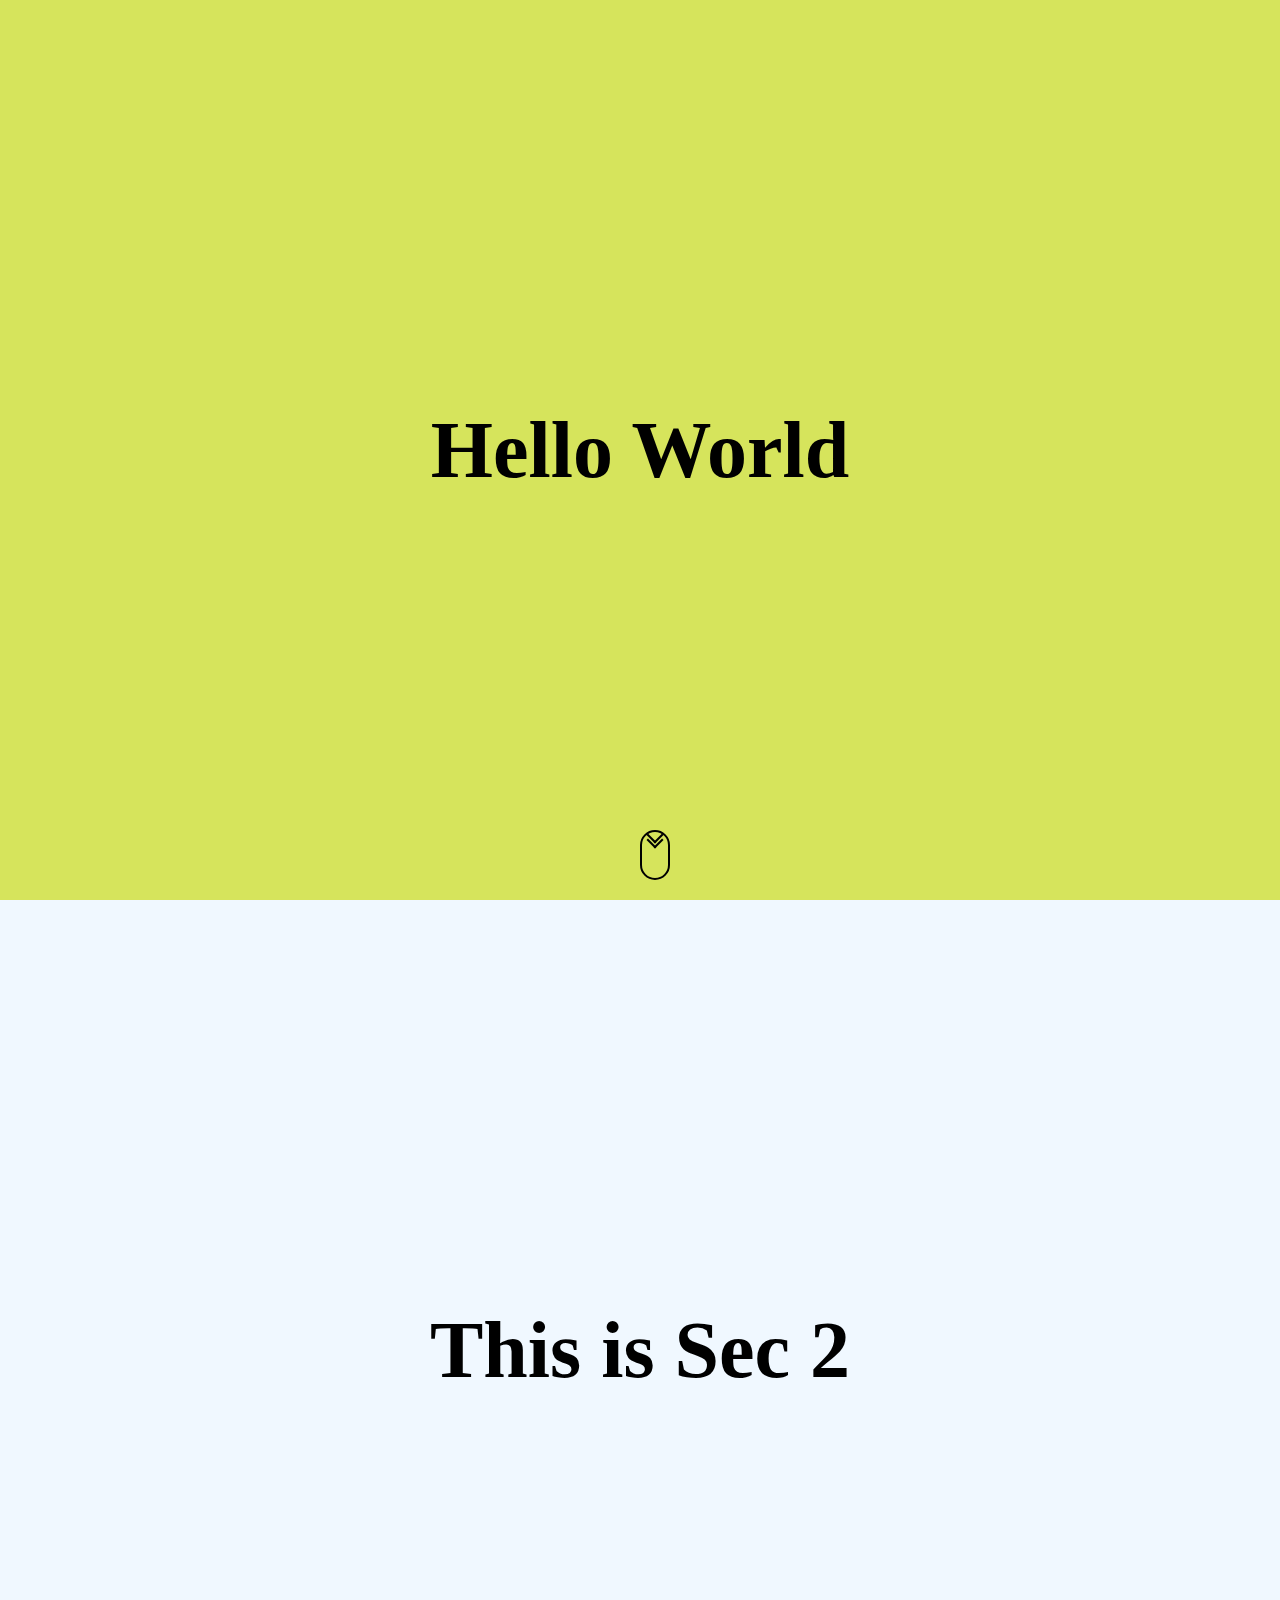
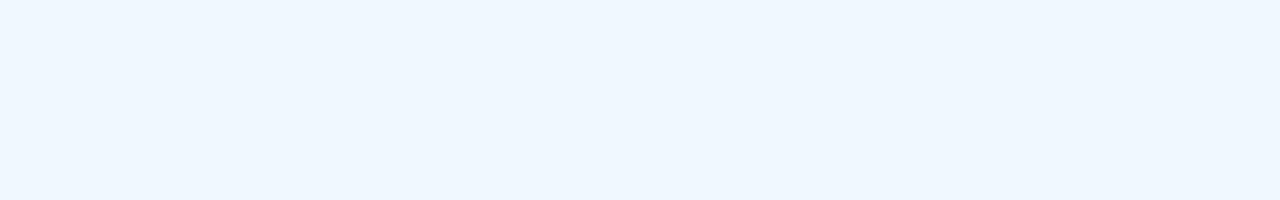
<file: css/scrool.html>
<!DOCTYPE html>
<html lang="en">
<head>
  <meta charset="UTF-8">
  <meta name="viewport" content="width=device-width, initial-scale=1.0">
  <link rel="stylesheet" href="scrool.css">
  <title>Document</title>
</head>
<body>
  
</body>
</html><section id="sec-1">
  <div class="container">
    <h1>Hello World</h1>
    <a href="#sec-2">
      <div class="scroll-down"></div>
    </a>
  </div>
</section>
<section id="sec-2">
  <div class="container">
    <h1>This is Sec 2</h1>
  </div>
</section>
</file>
<file: css/scrool.css>
* {
  padding: 0;
  margin: 0;
  box-sizing: border-box;
}
html {
  font-size: 40px;
  font-family: "Montserrat";
  scroll-behavior: smooth;
}
section {
  min-height: 100vh;
  width: 100%;
  display: flex;
  align-items: center;
  justify-content: center;
}
#sec-1 {
  background-color: rgb(214, 228, 92);
}
#sec-2 {
  background-color: aliceblue;
}
.scroll-down {
  height: 50px;
  width: 30px;
  border: 2px solid black;
  position: absolute;
  left: 50%;
  bottom: 20px;
  border-radius: 50px;
  cursor: pointer;
}
.scroll-down::before,
.scroll-down::after {
  content: "";
  position: absolute;
  top: 20%;
  left: 50%;
  height: 10px;
  width: 10px;
  transform: translate(-50%, -100%) rotate(45deg);
  border: 2px solid black;
  border-top: transparent;
  border-left: transparent;
  animation: scroll-down 1s ease-in-out infinite;
}
.scroll-down::before {
  top: 30%;
  animation-delay: 0.3s;
  /* animation: scroll-down 1s ease-in-out infinite; */
}

@keyframes scroll-down {
  0% {
    /* top:20%; */
    opacity: 0;
  }
  30% {
    opacity: 1;
  }
  60% {
    opacity: 1;
  }
  100% {
    top: 90%;
    opacity: 0;
  }
}
</file>
